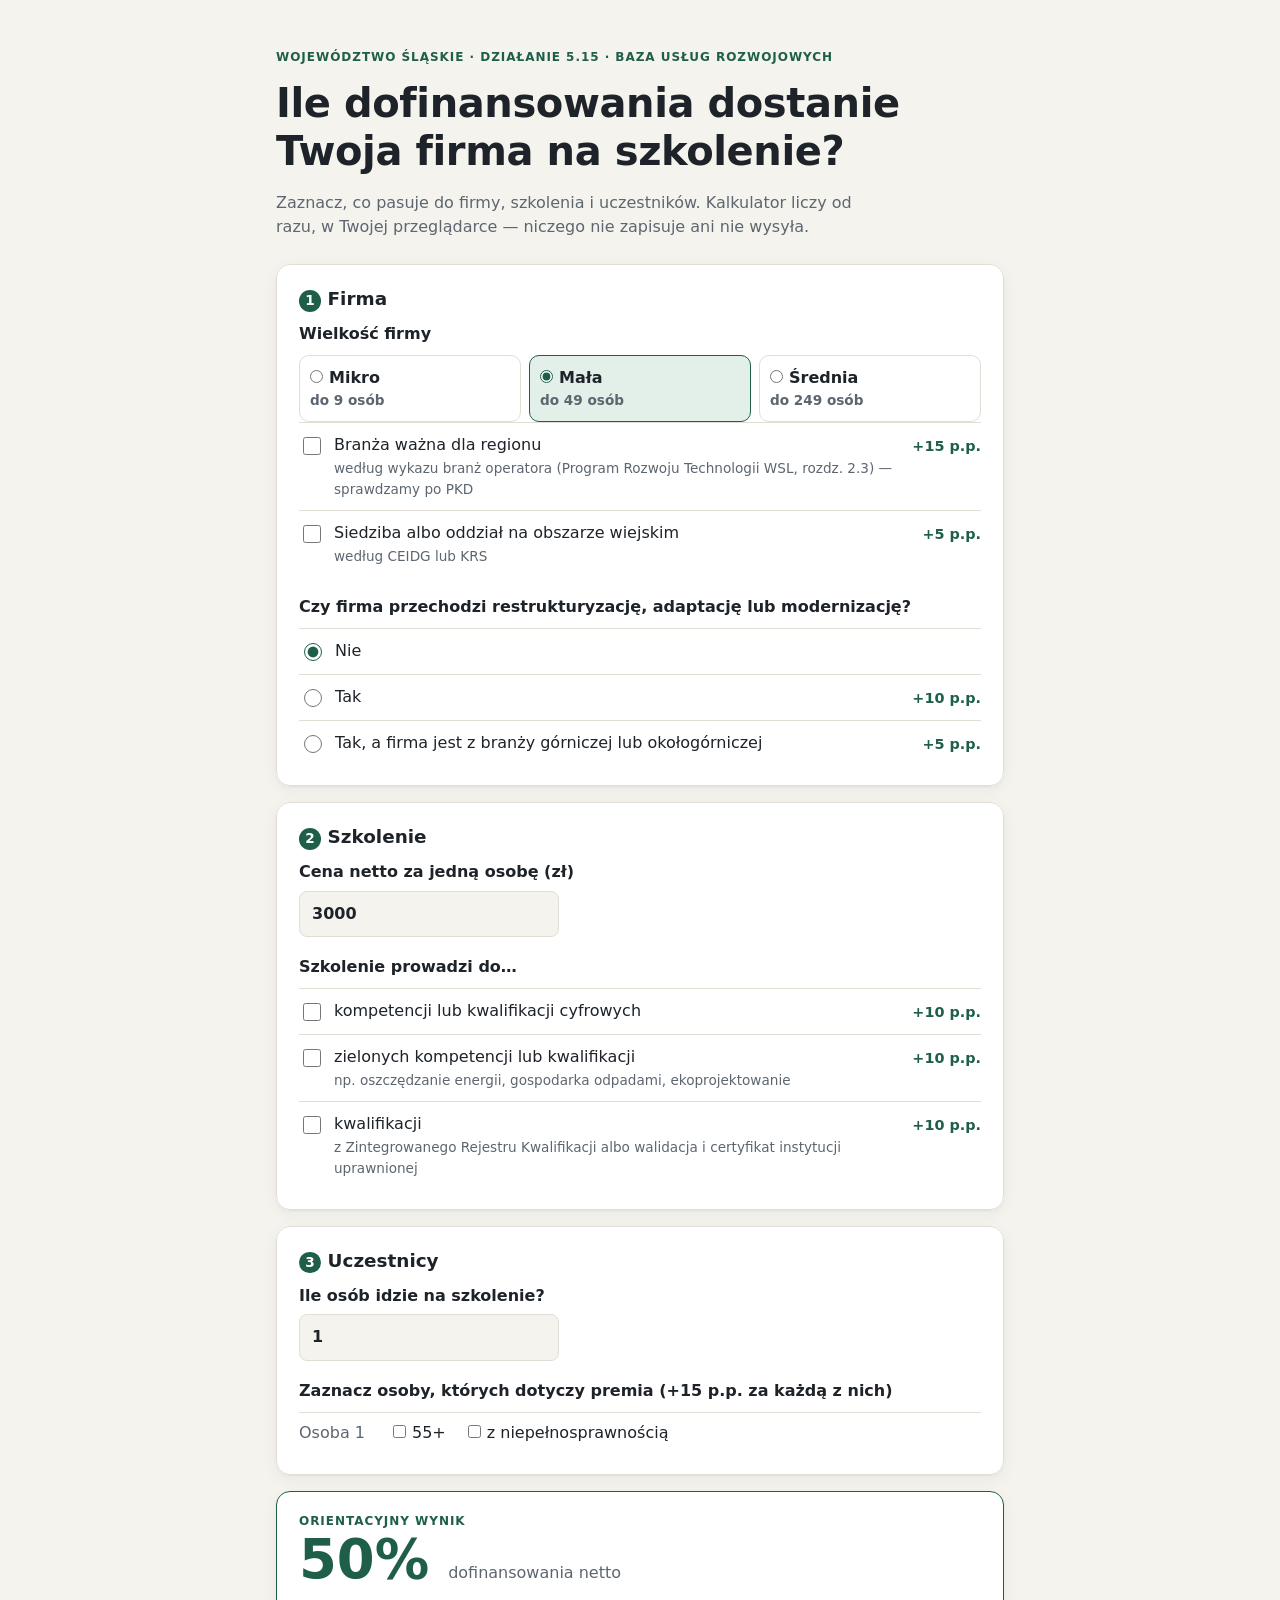
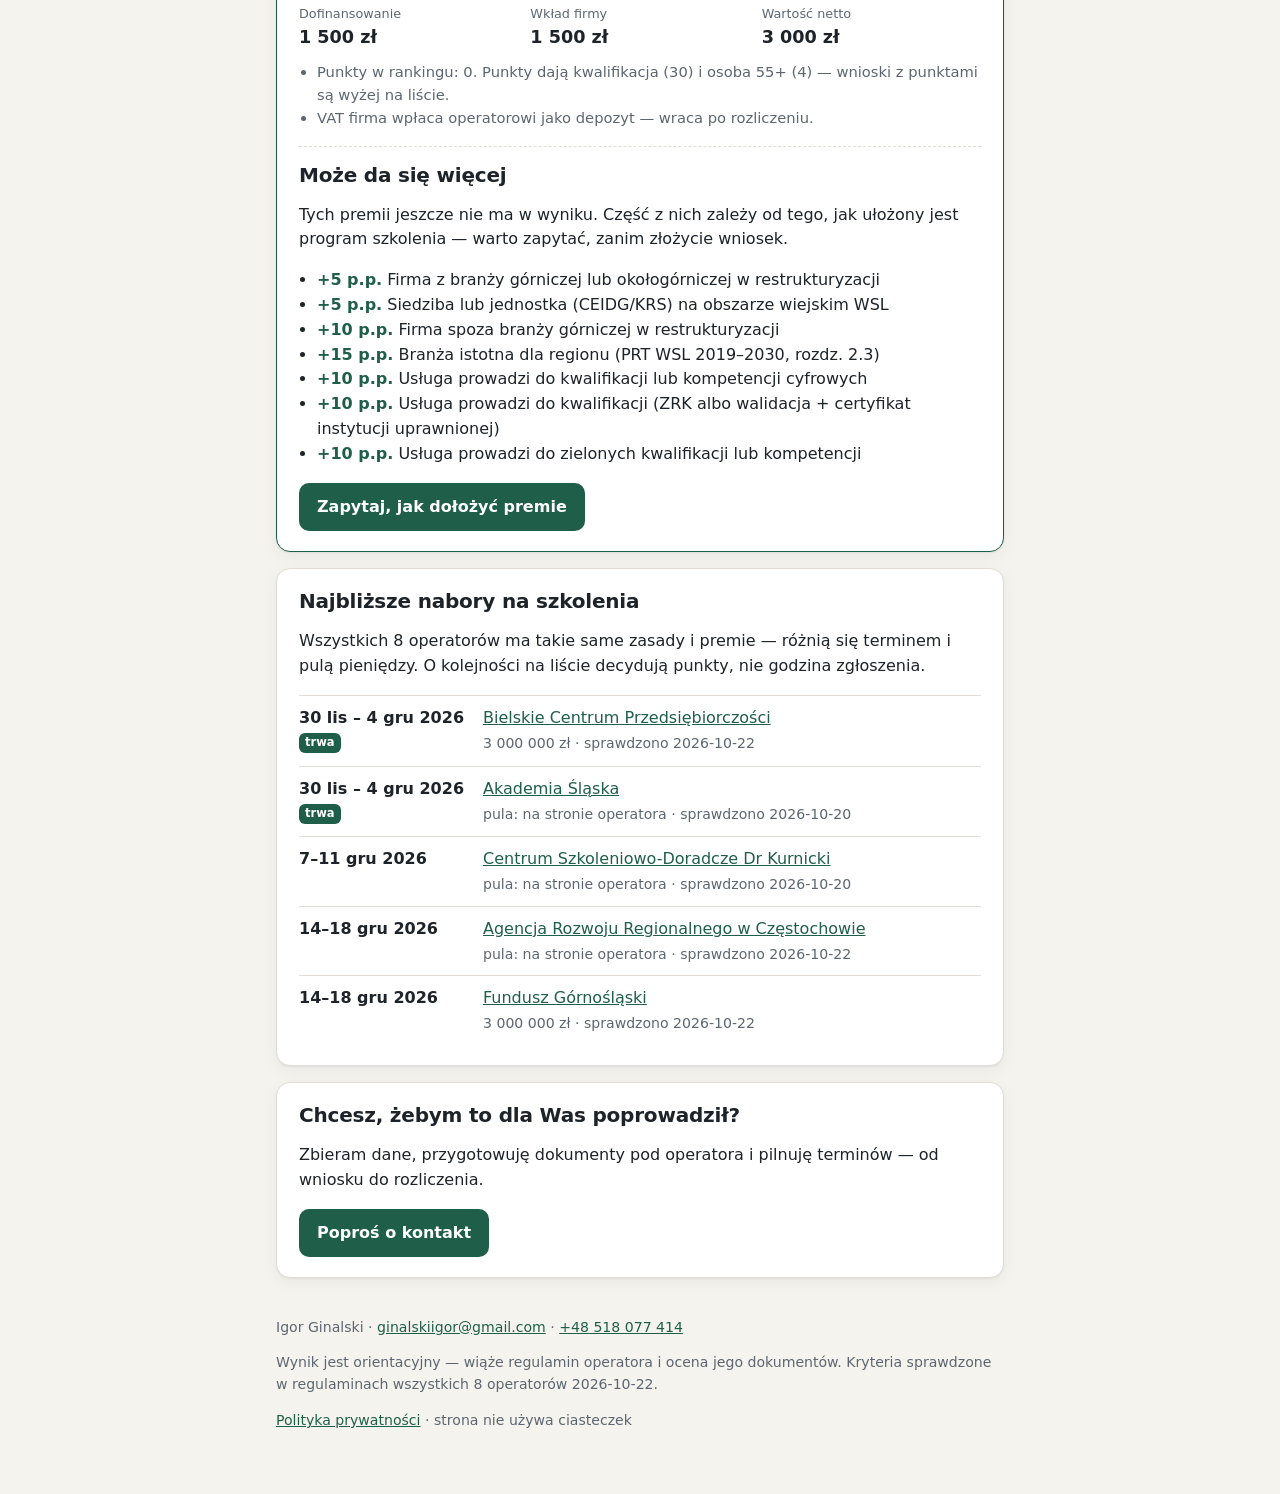
<file: index.html>
<!doctype html>
<html lang="pl">
<head>
<meta charset="utf-8">
<meta name="viewport" content="width=device-width, initial-scale=1">
<title>Kalkulator dofinansowania szkoleń — Śląsk 5.15</title>
<meta name="description" content="Policz, ile dofinansowania z BUR dostanie Twoja firma na szkolenie w województwie śląskim (działanie 5.15, PSF dla MŚP) i sprawdź najbliższe nabory u operatorów.">
<link rel="stylesheet" href="styl.css">
</head>
<body>
<header class="naglowek">
  <p class="nad">Województwo śląskie · działanie 5.15 · Baza Usług Rozwojowych</p>
  <h1>Ile dofinansowania dostanie Twoja firma na szkolenie?</h1>
  <p>Zaznacz, co pasuje do firmy, szkolenia i uczestników. Kalkulator liczy od razu, w Twojej
    przeglądarce — niczego nie zapisuje ani nie wysyła.</p>
</header>

<main>
<form id="kalkulator" class="kolumna" onsubmit="return false">
  <fieldset class="karta">
    <legend><span class="nr">1</span>Firma</legend>
    <p class="pytanie">Wielkość firmy</p>
    <div class="przyciski">
      <label><input type="radio" name="wielkosc" value="mikro">Mikro<small>do 9 osób</small></label>
      <label><input type="radio" name="wielkosc" value="mala" checked>Mała<small>do 49 osób</small></label>
      <label><input type="radio" name="wielkosc" value="srednia">Średnia<small>do 249 osób</small></label>
    </div>
    <label class="premia"><input type="checkbox" name="firma" value="premia_branza_regionalna">
      <span>Branża ważna dla regionu<small>według wykazu branż operatora (Program Rozwoju Technologii
      WSL, rozdz. 2.3) — sprawdzamy po PKD</small></span><b data-premia="premia_branza_regionalna"></b></label>
    <label class="premia"><input type="checkbox" name="firma" value="premia_obszar_wiejski">
      <span>Siedziba albo oddział na obszarze wiejskim<small>według CEIDG lub KRS</small></span>
      <b data-premia="premia_obszar_wiejski"></b></label>
    <p class="pytanie">Czy firma przechodzi restrukturyzację, adaptację lub modernizację?</p>
    <label class="premia"><input type="radio" name="restrukturyzacja" value="" checked>
      <span>Nie</span><b></b></label>
    <label class="premia"><input type="radio" name="restrukturyzacja" value="premia_restrukturyzacja_inna">
      <span>Tak</span><b data-premia="premia_restrukturyzacja_inna"></b></label>
    <label class="premia"><input type="radio" name="restrukturyzacja" value="premia_gornicza_restrukturyzacja">
      <span>Tak, a firma jest z branży górniczej lub okołogórniczej</span>
      <b data-premia="premia_gornicza_restrukturyzacja"></b></label>
  </fieldset>

  <fieldset class="karta">
    <legend><span class="nr">2</span>Szkolenie</legend>
    <label class="pole">Cena netto za jedną osobę (zł)
      <input type="number" id="cena" min="0" step="0.01" value="3000" inputmode="decimal"></label>
    <p class="pytanie">Szkolenie prowadzi do…</p>
    <label class="premia"><input type="checkbox" name="usluga" value="premia_cyfrowe">
      <span>kompetencji lub kwalifikacji cyfrowych</span><b data-premia="premia_cyfrowe"></b></label>
    <label class="premia"><input type="checkbox" name="usluga" value="premia_zielone">
      <span>zielonych kompetencji lub kwalifikacji<small>np. oszczędzanie energii, gospodarka
      odpadami, ekoprojektowanie</small></span><b data-premia="premia_zielone"></b></label>
    <label class="premia"><input type="checkbox" name="usluga" value="premia_kwalifikacja">
      <span>kwalifikacji<small>z Zintegrowanego Rejestru Kwalifikacji albo walidacja i certyfikat
      instytucji uprawnionej</small></span><b data-premia="premia_kwalifikacja"></b></label>
  </fieldset>

  <fieldset class="karta">
    <legend><span class="nr">3</span>Uczestnicy</legend>
    <label class="pole">Ile osób idzie na szkolenie?
      <input type="number" id="liczba" min="1" max="50" value="1" inputmode="numeric"></label>
    <p class="pytanie">Zaznacz osoby, których dotyczy premia
      (<span data-premia="premia_55plus"></span> za każdą z nich)</p>
    <ol id="uczestnicy" class="uczestnicy"></ol>
  </fieldset>
</form>

<a href="#wynik" id="pasek" class="pasek" hidden><b id="p-procent">50%</b>
  <span id="p-kwota"></span><span class="pasek-strzalka">wynik ↓</span></a>

<section id="wynik" class="karta wynik" aria-live="polite">
  <p class="nad">Orientacyjny wynik</p>
  <p class="procent"><span id="w-procent">50%</span> <small>dofinansowania netto</small></p>
  <dl class="kwoty">
    <div><dt>Dofinansowanie</dt><dd id="w-dofinansowanie"></dd></div>
    <div><dt>Wkład firmy</dt><dd id="w-wklad"></dd></div>
    <div><dt>Wartość netto</dt><dd id="w-wartosc"></dd></div>
  </dl>
  <ul id="w-uwagi" class="uwagi"></ul>
  <div id="w-wiecej" class="wiecej" hidden>
    <h2>Może da się więcej</h2>
    <p>Tych premii jeszcze nie ma w wyniku. Część z nich zależy od tego, jak ułożony jest program
      szkolenia — warto zapytać, zanim złożycie wniosek.</p>
    <ul id="w-brakujace"></ul>
    <button type="button" class="przycisk" data-pokaz-kontakt>Zapytaj, jak dołożyć premie</button>
  </div>
</section>

<section id="nabory" class="karta">
  <h2>Najbliższe nabory na szkolenia</h2>
  <p>Wszystkich 8 operatorów ma takie same zasady i premie — różnią się terminem i pulą pieniędzy.
    O kolejności na liście decydują punkty, nie godzina zgłoszenia.</p>
  <ul id="lista-naborow" class="nabory"></ul>
</section>

<section id="kontakt" class="karta">
  <h2>Chcesz, żebym to dla Was poprowadził?</h2>
  <p>Zbieram dane, przygotowuję dokumenty pod operatora i pilnuję terminów — od wniosku do
    rozliczenia.</p>
  <button type="button" class="przycisk" data-pokaz-kontakt>Poproś o kontakt</button>
  <form id="formularz" class="formularz" hidden>
    <label class="pole">Imię<input name="imie" required autocomplete="given-name"></label>
    <label class="pole">Stanowisko<input name="stanowisko" autocomplete="organization-title"></label>
    <label class="pole">Telefon<input name="telefon" type="tel" autocomplete="tel"></label>
    <label class="pole">E-mail<input name="mail" type="email" required autocomplete="email"></label>
    <label class="ukryte" aria-hidden="true">Nie wypełniaj<input name="www" tabindex="-1" autocomplete="off"></label>
    <p class="drobne">Razem z danymi wyślę wynik z kalkulatora (bez danych uczestników). Dane służą
      tylko do odpowiedzi na zapytanie — szczegóły w <a href="polityka.html">polityce prywatności</a>.</p>
    <button type="submit" class="przycisk">Wyślij</button>
    <p id="formularz-status" class="status" role="status"></p>
  </form>
</section>
</main>

<footer class="stopka">
  <p id="stopka-kontakt"></p>
  <p>Wynik jest orientacyjny — wiąże regulamin operatora i ocena jego dokumentów. Kryteria
    sprawdzone w regulaminach wszystkich 8 operatorów <span id="data-sprawdzenia"></span>.</p>
  <p><a href="polityka.html">Polityka prywatności</a> · strona nie używa ciasteczek</p>
</footer>

<script src="ustawienia.js"></script>
<script src="dane.js"></script>
<script src="kalkulator.js"></script>
<script src="strona.js"></script>
</body>
</html>
</file>
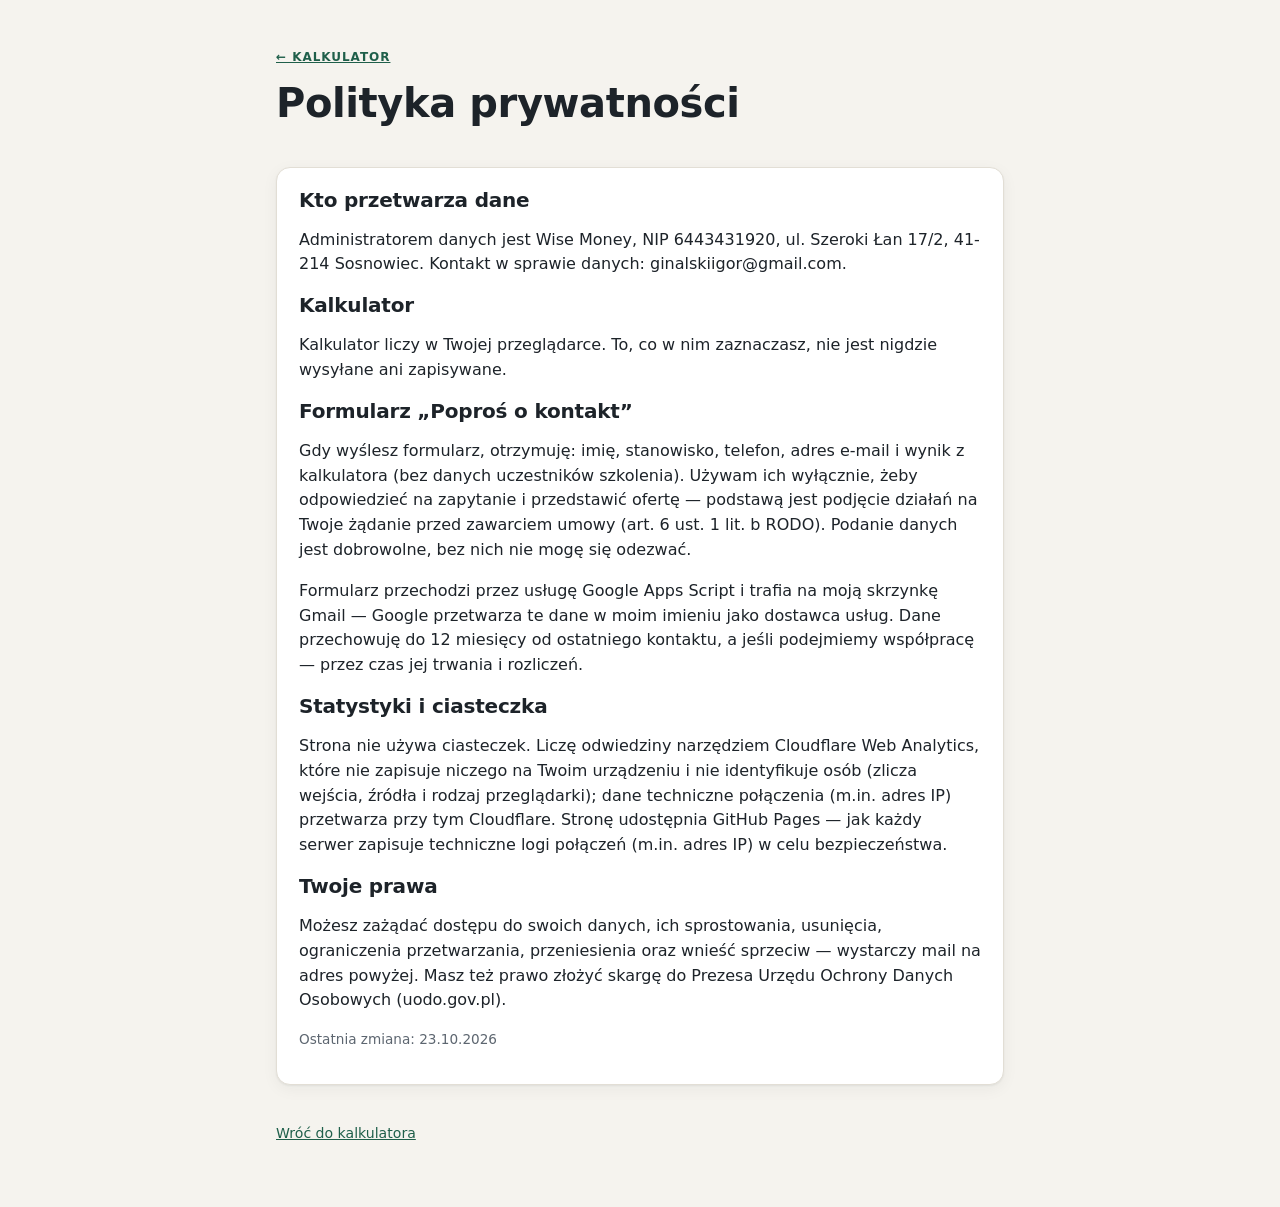
<file: polityka.html>
<!doctype html>
<html lang="pl">
<head>
<meta charset="utf-8">
<meta name="viewport" content="width=device-width, initial-scale=1">
<title>Polityka prywatności — kalkulator dofinansowania szkoleń</title>
<link rel="stylesheet" href="styl.css">
</head>
<body>
<header class="naglowek">
  <p class="nad"><a href="index.html">← Kalkulator</a></p>
  <h1>Polityka prywatności</h1>
</header>
<main>
<section class="karta">
  <h2>Kto przetwarza dane</h2>
  <p>Administratorem danych jest <span data-u="firma"></span>, NIP <span data-u="nip"></span>,
    <span data-u="adres"></span>. Kontakt w sprawie danych: <span data-u="mail"></span>.</p>

  <h2>Kalkulator</h2>
  <p>Kalkulator liczy w Twojej przeglądarce. To, co w nim zaznaczasz, nie jest nigdzie wysyłane
    ani zapisywane.</p>

  <h2>Formularz „Poproś o kontakt”</h2>
  <p>Gdy wyślesz formularz, otrzymuję: imię, stanowisko, telefon, adres e-mail i wynik
    z kalkulatora (bez danych uczestników szkolenia). Używam ich wyłącznie, żeby odpowiedzieć na
    zapytanie i przedstawić ofertę — podstawą jest podjęcie działań na Twoje żądanie przed zawarciem
    umowy (art. 6 ust. 1 lit. b RODO). Podanie danych jest dobrowolne, bez nich nie mogę się
    odezwać.</p>
  <p>Formularz przechodzi przez usługę Google Apps Script i trafia na moją skrzynkę Gmail — Google
    przetwarza te dane w moim imieniu jako dostawca usług. Dane przechowuję do 12 miesięcy od
    ostatniego kontaktu, a jeśli podejmiemy współpracę — przez czas jej trwania i rozliczeń.</p>

  <h2>Statystyki i ciasteczka</h2>
  <p>Strona nie używa ciasteczek. Liczę odwiedziny narzędziem Cloudflare Web Analytics, które nie
    zapisuje niczego na Twoim urządzeniu i nie identyfikuje osób (zlicza wejścia, źródła i rodzaj
    przeglądarki); dane techniczne połączenia (m.in. adres IP) przetwarza przy tym Cloudflare. Stronę udostępnia GitHub Pages — jak każdy serwer zapisuje techniczne logi
    połączeń (m.in. adres IP) w celu bezpieczeństwa.</p>

  <h2>Twoje prawa</h2>
  <p>Możesz zażądać dostępu do swoich danych, ich sprostowania, usunięcia, ograniczenia
    przetwarzania, przeniesienia oraz wnieść sprzeciw — wystarczy mail na adres powyżej. Masz też
    prawo złożyć skargę do Prezesa Urzędu Ochrony Danych Osobowych (uodo.gov.pl).</p>
  <p class="drobne">Ostatnia zmiana: 23.10.2026</p>
</section>
</main>
<footer class="stopka"><p><a href="index.html">Wróć do kalkulatora</a></p></footer>
<script src="ustawienia.js"></script>
<script>
  document.querySelectorAll('[data-u]').forEach(function (el) {
    el.textContent = USTAWIENIA[el.dataset.u] || '[do uzupełnienia]';
  });
</script>
</body>
</html>
</file>
<file: styl.css>
:root {
  --tlo: #f5f3ee;
  --karta: #ffffff;
  --tekst: #1d2329;
  --cichy: #5d6670;
  --linia: #e2ded5;
  --akcent: #1f5f4a;
  --akcent-jasny: #e3efe9;
  --ostrzezenie: #8a5a00;
  --cien: 0 1px 2px rgba(29, 35, 41, .06), 0 4px 16px rgba(29, 35, 41, .05);
}
@media (prefers-color-scheme: dark) {
  :root {
    --tlo: #15191c;
    --karta: #1e2428;
    --tekst: #e7e9ea;
    --cichy: #9aa4ad;
    --linia: #2f373d;
    --akcent: #6cc4a1;
    --akcent-jasny: #1f3530;
    --ostrzezenie: #e3b45c;
    --cien: none;
  }
}
* { box-sizing: border-box; }
body {
  margin: 0;
  background: var(--tlo);
  color: var(--tekst);
  font: 16px/1.55 system-ui, -apple-system, "Segoe UI", Roboto, sans-serif;
}
a { color: var(--akcent); }
h1, h2 { line-height: 1.2; letter-spacing: -.01em; }
h1 { font-size: clamp(1.7rem, 4.5vw, 2.5rem); margin: .3em 0 .4em; }
h2 { font-size: 1.25rem; margin: 0 0 .5em; }
small { display: block; color: var(--cichy); font-size: .85rem; }
.naglowek, main, .stopka { max-width: 760px; margin: 0 auto; padding: 0 16px; }
.naglowek { padding-top: 48px; padding-bottom: 8px; }
.naglowek p:last-child { color: var(--cichy); max-width: 60ch; }
.nad { text-transform: uppercase; font-size: .75rem; letter-spacing: .08em; color: var(--akcent); font-weight: 600; margin: 0; }
.kolumna { display: grid; gap: 16px; }
.karta {
  background: var(--karta);
  border: 1px solid var(--linia);
  border-radius: 14px;
  padding: 20px 22px;
  box-shadow: var(--cien);
  margin: 16px 0 0;
  min-width: 0;
}
fieldset.karta { margin: 0; }
legend { font-weight: 700; font-size: 1.15rem; padding: 0; float: left; width: 100%; margin-bottom: 8px; }
legend + * { clear: both; }
.nr {
  display: inline-grid; place-items: center; width: 1.6em; height: 1.6em; margin-right: .5em;
  border-radius: 50%; background: var(--akcent); color: var(--karta); font-size: .85rem;
}
.pytanie { font-weight: 600; margin: 18px 0 8px; }
.przyciski { display: grid; grid-template-columns: repeat(3, 1fr); gap: 8px; }
.przyciski label {
  border: 1px solid var(--linia); border-radius: 10px; padding: 10px; cursor: pointer; font-weight: 600;
}
.przyciski input { margin: 0 6px 0 0; accent-color: var(--akcent); }
.przyciski label:has(input:checked) { border-color: var(--akcent); background: var(--akcent-jasny); }
.premia {
  display: grid; grid-template-columns: auto 1fr auto; gap: 10px; align-items: start;
  padding: 10px 0; border-top: 1px solid var(--linia); cursor: pointer;
}
.premia input { margin-top: 4px; accent-color: var(--akcent); width: 18px; height: 18px; }
.premia b { color: var(--akcent); white-space: nowrap; font-size: .9rem; padding-top: 2px; }
.pole { display: block; font-weight: 600; margin: 4px 0 12px; }
.pole input {
  display: block; width: 100%; max-width: 260px; margin-top: 6px; padding: 10px 12px; font: inherit;
  border: 1px solid var(--linia); border-radius: 8px; background: var(--tlo); color: var(--tekst);
}
.uczestnicy { list-style: none; padding: 0; margin: 0; }
.uczestnicy li {
  display: flex; flex-wrap: wrap; gap: 6px 18px; padding: 8px 0; border-top: 1px solid var(--linia);
}
.uczestnicy li span { min-width: 72px; color: var(--cichy); }
.uczestnicy input { accent-color: var(--akcent); margin-right: 6px; }
.wynik { border-color: var(--akcent); }
.procent { font-size: clamp(2.4rem, 8vw, 3.4rem); font-weight: 800; color: var(--akcent); margin: 0; line-height: 1.1; }
.procent small { display: inline; font-size: 1rem; font-weight: 500; }
.kwoty { display: grid; grid-template-columns: repeat(3, 1fr); gap: 12px; margin: 14px 0 6px; }
.kwoty dt { font-size: .8rem; color: var(--cichy); }
.kwoty dd { margin: 0; font-weight: 700; font-size: 1.1rem; font-variant-numeric: tabular-nums; }
.uwagi { padding-left: 18px; color: var(--cichy); font-size: .92rem; margin: 10px 0 0; }
.wiecej { margin-top: 16px; padding-top: 16px; border-top: 1px dashed var(--linia); }
.wiecej ul { padding-left: 18px; }
.wiecej b { color: var(--akcent); }
.przycisk {
  font: inherit; font-weight: 700; border: 0; border-radius: 10px; padding: 12px 18px; cursor: pointer;
  background: var(--akcent); color: var(--karta);
}
.przycisk:hover { filter: brightness(1.08); }
.nabory { list-style: none; padding: 0; margin: 0; }
.nabory li {
  display: grid; grid-template-columns: 170px 1fr; gap: 2px 14px; padding: 10px 0;
  border-top: 1px solid var(--linia);
}
.termin { font-weight: 700; font-variant-numeric: tabular-nums; grid-row: span 2; }
.pula { color: var(--cichy); font-size: .88rem; }
.znacznik {
  display: inline-block; font-size: .72rem; background: var(--akcent); color: var(--karta);
  padding: 1px 6px; border-radius: 6px; vertical-align: middle;
}
.formularz { margin-top: 16px; }
.ukryte { position: absolute; left: -9999px; }
.drobne { font-size: .85rem; color: var(--cichy); }
.status { font-weight: 600; color: var(--akcent); }
.stopka a[href^="tel:"] { white-space: nowrap; }
.pasek { display: none; }
.stopka { color: var(--cichy); font-size: .88rem; padding-top: 24px; padding-bottom: 48px; }
@media (max-width: 560px) {
  .karta { padding: 16px; }
  .kwoty { grid-template-columns: 1fr 1fr; }
  .nabory li { grid-template-columns: 1fr; }
  .termin { grid-row: auto; }
  .uczestnicy label { padding: 6px 0; }
  .uczestnicy input { width: 18px; height: 18px; vertical-align: -3px; }
}
@media (max-width: 760px) {
  .pasek:not([hidden]) {
    display: flex; align-items: baseline; gap: 10px; position: fixed; left: 8px; right: 8px; bottom: 8px;
    padding: 12px 16px; border-radius: 12px; background: var(--akcent); color: var(--karta);
    text-decoration: none; box-shadow: 0 4px 16px rgba(0, 0, 0, .2); z-index: 10;
  }
  .pasek b { font-size: 1.3rem; }
  .pasek-strzalka { margin-left: auto; font-size: .85rem; white-space: nowrap; }
  .stopka { padding-bottom: 88px; }
}
@media (max-width: 420px) {
  .przyciski { grid-template-columns: 1fr; }
  .przyciski label { display: flex; align-items: baseline; padding: 10px 12px; }
  .przyciski small { display: inline; margin-left: auto; }
}
</file>
